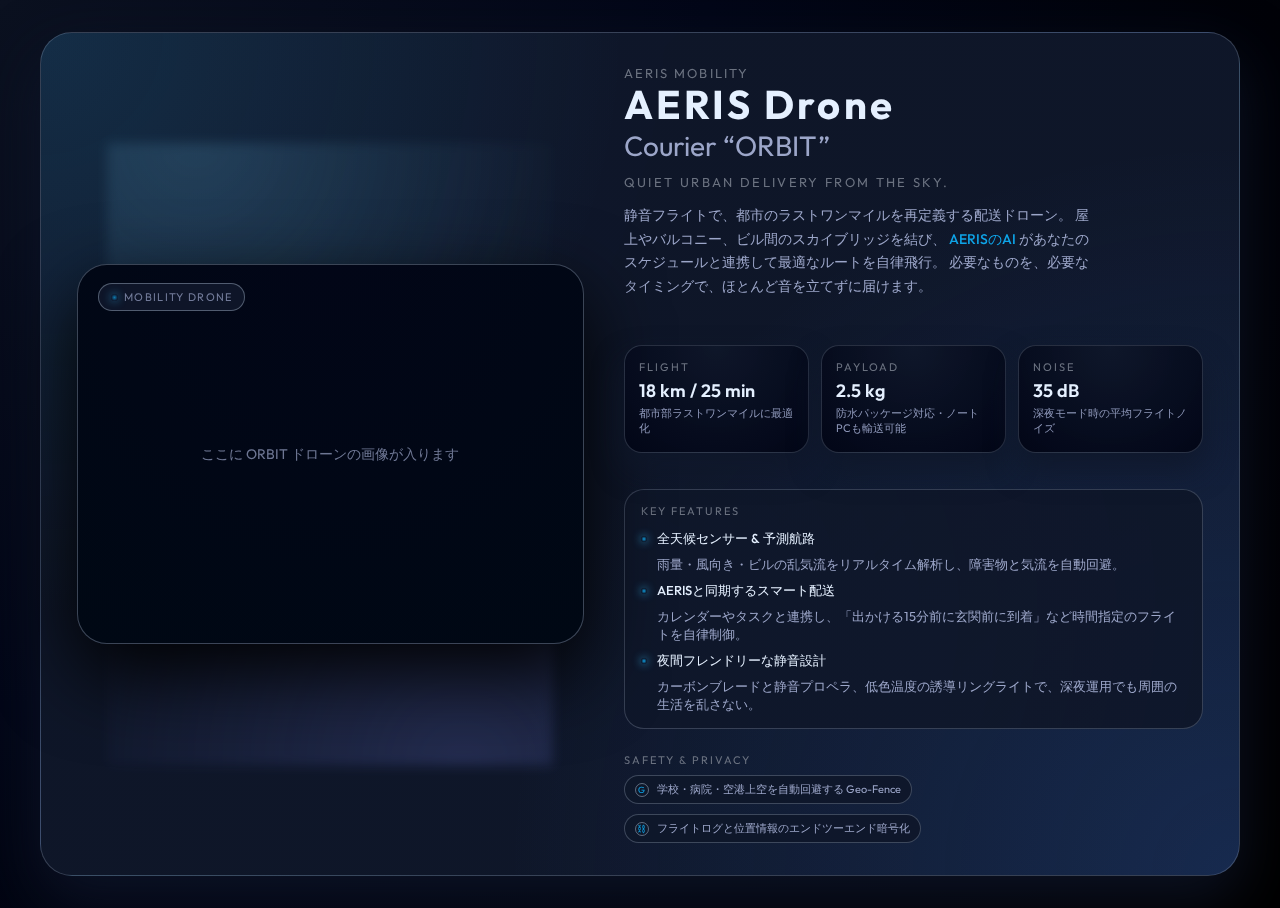
<file: orbit-preview.html>
<!doctype html>
<html lang="ja">
<head>
  <meta charset="utf-8" />
  <title>LUXE — AERIS Drone Courier ORBIT</title>
  <meta name="viewport" content="width=device-width, initial-scale=1" />

  <!-- フォント（本番サイトに合わせて Outﬁt） -->
  <link rel="preconnect" href="https://fonts.gstatic.com" crossorigin>
  <link rel="stylesheet" href="https://fonts.googleapis.com/css2?family=Outfit:wght@300;400;600;700&display=swap">

  <style>
    :root {
      --bg: #020617;
      --panel: #020617;
      --panel-soft: #020617;
      --card: #020617;
      --border-soft: rgba(148, 163, 184, 0.25);
      --accent: #0ea5e9;
      --accent-soft: rgba(14, 165, 233, 0.25);
      --text-main: #e5f0ff;
      --text-soft: #9ca6c9;
      --text-muted: #6b7280;
      --radius-lg: 24px;
      --radius-card: 18px;
      --shadow-soft: 0 24px 60px rgba(15, 23, 42, 0.8);
    }

    * {
      box-sizing: border-box;
    }

    body {
      margin: 0;
      min-height: 100vh;
      font-family: "Outfit", system-ui, -apple-system, BlinkMacSystemFont, sans-serif;
      background: radial-gradient(circle at top left, #0b1120 0%, #020617 45%, #000 100%);
      color: var(--text-main);
      display: flex;
      align-items: center;
      justify-content: center;
      padding: 32px;
    }

    .page {
      width: 100%;
      max-width: 1200px;
    }

    .product-orbit {
      display: grid;
      grid-template-columns: minmax(0, 1.05fr) minmax(0, 1.2fr);
      gap: 40px;
      padding: 32px 36px;
      border-radius: 32px;
      background:
        radial-gradient(circle at top left, rgba(56, 189, 248, 0.14) 0, transparent 40%),
        radial-gradient(circle at bottom right, rgba(59, 130, 246, 0.18) 0, transparent 50%),
        linear-gradient(135deg, rgba(15, 23, 42, 0.95), rgba(15, 23, 42, 0.98));
      border: 1px solid rgba(148, 163, 184, 0.3);
      box-shadow: var(--shadow-soft);
      backdrop-filter: blur(28px);
    }

    .product-media {
      position: relative;
      display: flex;
      align-items: center;
      justify-content: center;
    }

    .product-media::before {
      content: "";
      position: absolute;
      inset: 10% 6%;
      background:
        radial-gradient(circle at 20% 0%, rgba(125, 211, 252, 0.18), transparent 55%),
        radial-gradient(circle at 80% 100%, rgba(129, 140, 248, 0.22), transparent 60%);
      opacity: 0.85;
      filter: blur(6px);
    }

    .product-image-frame {
      position: relative;
      width: 100%;
      border-radius: 30px;
      background: radial-gradient(circle at top, #020617, #000814);
      border: 1px solid rgba(148, 163, 184, 0.4);
      overflow: hidden;
      box-shadow: 0 30px 80px rgba(0, 0, 0, 0.95);
      aspect-ratio: 4 / 3;
      display: flex;
      align-items: center;
      justify-content: center;
      color: var(--text-soft);
      font-size: 14px;
    }

    .product-image-frame span {
      opacity: 0.7;
    }

    .media-tag {
      position: absolute;
      left: 20px;
      top: 18px;
      padding: 6px 12px;
      border-radius: 999px;
      font-size: 11px;
      letter-spacing: 0.12em;
      text-transform: uppercase;
      color: var(--text-soft);
      background: rgba(15, 23, 42, 0.9);
      border: 1px solid rgba(148, 163, 184, 0.5);
      display: inline-flex;
      align-items: center;
      gap: 6px;
    }

    .media-tag-dot {
      width: 7px;
      height: 7px;
      border-radius: 999px;
      background: radial-gradient(circle, var(--accent) 0, transparent 70%);
      box-shadow: 0 0 10px rgba(56, 189, 248, 0.9);
    }

    .product-copy {
      display: flex;
      flex-direction: column;
      gap: 20px;
    }

    .product-kicker {
      font-size: 13px;
      letter-spacing: 0.16em;
      text-transform: uppercase;
      color: var(--text-muted);
    }

    .product-title {
      font-size: 40px;
      line-height: 1.05;
      letter-spacing: 0.08em;
      margin: 2px 0 6px;
    }

    .product-subtitle {
      font-size: 28px;
      line-height: 1.1;
      color: var(--text-soft);
      margin-bottom: 12px;
    }

    .product-tagline {
      font-size: 13px;
      letter-spacing: 0.18em;
      text-transform: uppercase;
      color: var(--text-muted);
      margin-bottom: 10px;
    }

    .product-lead {
      font-size: 14px;
      line-height: 1.7;
      color: var(--text-soft);
      max-width: 34em;
    }

    .product-lead strong {
      color: var(--accent);
      font-weight: 500;
    }

    .spec-grid {
      display: grid;
      grid-template-columns: repeat(3, minmax(0, 1fr));
      gap: 12px;
      margin-top: 12px;
    }

    .spec-card {
      position: relative;
      border-radius: var(--radius-card);
      padding: 14px 14px 16px;
      background: radial-gradient(circle at top, rgba(15, 23, 42, 0.9), #020617);
      border: 1px solid var(--border-soft);
      box-shadow: 0 16px 30px rgba(15, 23, 42, 0.85);
      overflow: hidden;
      transition: border-color 0.2s ease, box-shadow 0.2s ease, transform 0.2s ease;
    }

    .spec-card::before {
      content: "";
      position: absolute;
      inset: -40%;
      background: radial-gradient(circle at top, rgba(56, 189, 248, 0.08), transparent 65%);
      opacity: 0;
      transition: opacity 0.25s ease;
    }

    .spec-card:hover {
      border-color: var(--accent-soft);
      box-shadow: 0 18px 40px rgba(15, 23, 42, 0.9);
      transform: translateY(-1px);
    }

    .spec-card:hover::before {
      opacity: 1;
    }

    .spec-label {
      font-size: 11px;
      letter-spacing: 0.18em;
      text-transform: uppercase;
      color: var(--text-muted);
      margin-bottom: 6px;
    }

    .spec-value {
      font-size: 18px;
      font-weight: 600;
      line-height: 1.25;
    }

    .spec-caption {
      margin-top: 4px;
      font-size: 11px;
      color: var(--text-soft);
      opacity: 0.9;
    }

    .feature-list {
      margin-top: 16px;
      padding: 14px 16px 10px;
      border-radius: 20px;
      background: radial-gradient(circle at left, rgba(15, 23, 42, 0.9), rgba(15, 23, 42, 0.96));
      border: 1px solid rgba(148, 163, 184, 0.3);
    }

    .feature-list-title {
      font-size: 11px;
      letter-spacing: 0.18em;
      text-transform: uppercase;
      color: var(--text-muted);
      margin-bottom: 8px;
    }

    .feature-item {
      display: grid;
      grid-template-columns: auto minmax(0, 1fr);
      gap: 8px 10px;
      align-items: flex-start;
      font-size: 13px;
      color: var(--text-soft);
      padding-block: 4px;
    }

    .feature-bullet {
      width: 6px;
      height: 6px;
      border-radius: 999px;
      margin-top: 6px;
      background: radial-gradient(circle, var(--accent) 0, transparent 65%);
      box-shadow: 0 0 8px rgba(56, 189, 248, 0.9);
    }

    .feature-label {
      font-weight: 500;
      color: var(--text-main);
    }

    .feature-text {
      grid-column: 2 / -1;
      color: var(--text-soft);
    }

    .safety-row {
      display: flex;
      flex-wrap: wrap;
      gap: 10px;
      margin-top: 8px;
    }

    .safety-pill {
      display: inline-flex;
      align-items: center;
      gap: 8px;
      padding: 6px 10px;
      border-radius: 999px;
      font-size: 11px;
      color: var(--text-soft);
      background: rgba(15, 23, 42, 0.95);
      border: 1px solid rgba(148, 163, 184, 0.35);
    }

    .safety-pill-icon {
      width: 14px;
      height: 14px;
      border-radius: 999px;
      border: 1px solid rgba(148, 163, 184, 0.6);
      display: flex;
      align-items: center;
      justify-content: center;
      font-size: 9px;
      color: var(--accent);
    }

    @media (max-width: 960px) {
      body {
        padding: 16px;
      }

      .product-orbit {
        grid-template-columns: minmax(0, 1fr);
        padding: 24px 18px 22px;
      }

      .product-media {
        order: -1;
      }

      .product-title {
        font-size: 32px;
      }

      .product-subtitle {
        font-size: 22px;
      }

      .spec-grid {
        grid-template-columns: repeat(3, minmax(0, 1fr));
      }
    }

    @media (max-width: 720px) {
      .spec-grid {
        grid-template-columns: repeat(2, minmax(0, 1fr));
      }
    }

    @media (max-width: 520px) {
      .spec-grid {
        grid-template-columns: minmax(0, 1fr);
      }
    }
  </style>
</head>
<body>
  <main class="page">
    <section class="product-orbit">
      <div class="product-media">
        <div class="product-image-frame">
          <span>ここに ORBIT ドローンの画像が入ります</span>
          <div class="media-tag">
            <span class="media-tag-dot"></span>
            <span>MOBILITY DRONE</span>
          </div>
        </div>
      </div>

      <div class="product-copy">
        <div>
          <div class="product-kicker">AERIS Mobility</div>
          <h1 class="product-title">AERIS Drone</h1>
          <div class="product-subtitle">Courier “ORBIT”</div>
          <div class="product-tagline">Quiet urban delivery from the sky.</div>
          <p class="product-lead">
            静音フライトで、都市のラストワンマイルを再定義する配送ドローン。
            屋上やバルコニー、ビル間のスカイブリッジを結び、
            <strong>AERISのAI</strong> があなたのスケジュールと連携して最適なルートを自律飛行。
            必要なものを、必要なタイミングで、ほとんど音を立てずに届けます。
          </p>
        </div>

        <div class="spec-grid">
          <article class="spec-card">
            <div class="spec-label">Flight</div>
            <div class="spec-value">18 km / 25 min</div>
            <div class="spec-caption">都市部ラストワンマイルに最適化</div>
          </article>

          <article class="spec-card">
            <div class="spec-label">Payload</div>
            <div class="spec-value">2.5 kg</div>
            <div class="spec-caption">防水パッケージ対応・ノートPCも輸送可能</div>
          </article>

          <article class="spec-card">
            <div class="spec-label">Noise</div>
            <div class="spec-value">35 dB</div>
            <div class="spec-caption">深夜モード時の平均フライトノイズ</div>
          </article>
        </div>

        <div class="feature-list">
          <div class="feature-list-title">Key Features</div>

          <div class="feature-item">
            <div class="feature-bullet"></div>
            <div class="feature-label">全天候センサー &amp; 予測航路</div>
            <div class="feature-text">
              雨量・風向き・ビルの乱気流をリアルタイム解析し、障害物と気流を自動回避。
            </div>
          </div>

          <div class="feature-item">
            <div class="feature-bullet"></div>
            <div class="feature-label">AERISと同期するスマート配送</div>
            <div class="feature-text">
              カレンダーやタスクと連携し、「出かける15分前に玄関前に到着」など時間指定のフライトを自律制御。
            </div>
          </div>

          <div class="feature-item">
            <div class="feature-bullet"></div>
            <div class="feature-label">夜間フレンドリーな静音設計</div>
            <div class="feature-text">
              カーボンブレードと静音プロペラ、低色温度の誘導リングライトで、深夜運用でも周囲の生活を乱さない。
            </div>
          </div>
        </div>

        <div>
          <div class="feature-list-title" style="margin-top: 4px;">Safety &amp; Privacy</div>
          <div class="safety-row">
            <div class="safety-pill">
              <span class="safety-pill-icon">G</span>
              <span>学校・病院・空港上空を自動回避する Geo-Fence</span>
            </div>
            <div class="safety-pill">
              <span class="safety-pill-icon">⛓</span>
              <span>フライトログと位置情報のエンドツーエンド暗号化</span>
            </div>
          </div>
        </div>
      </div>
    </section>
  </main>
</body>
</html>
</file>
